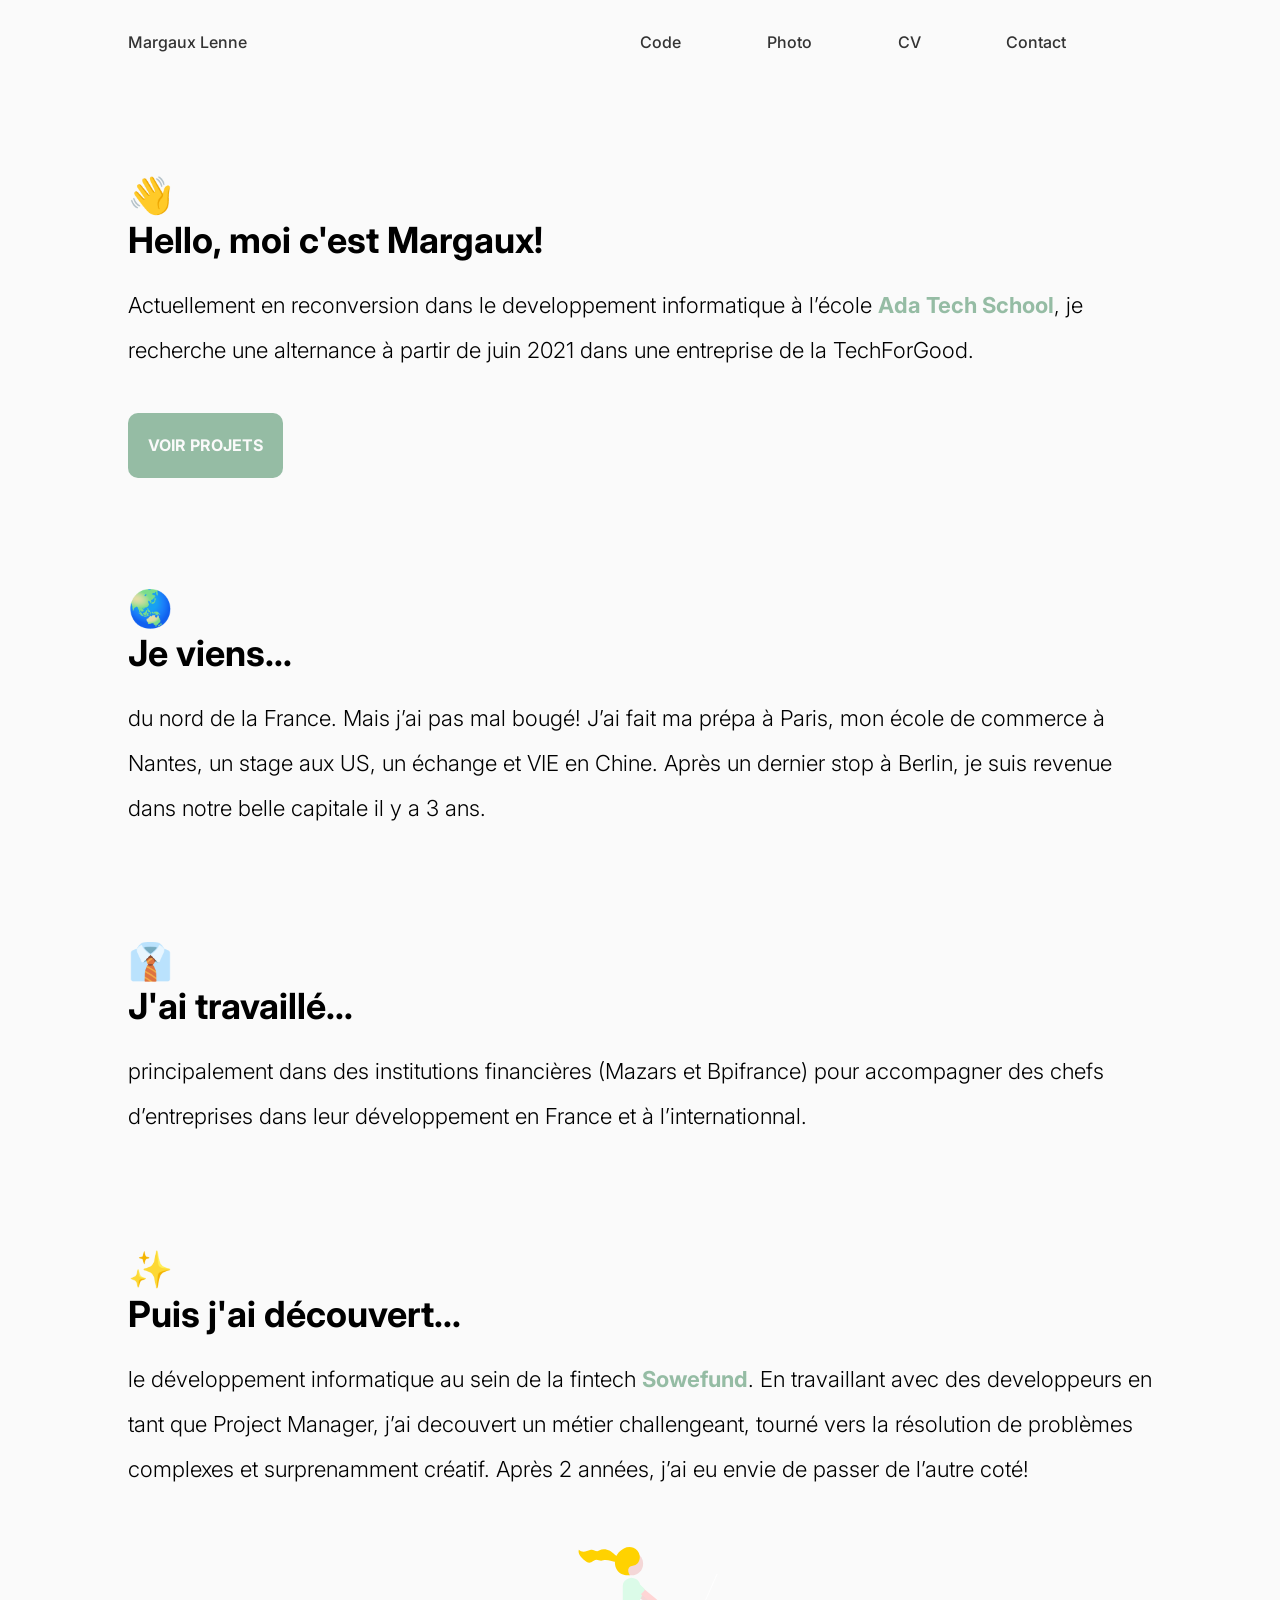
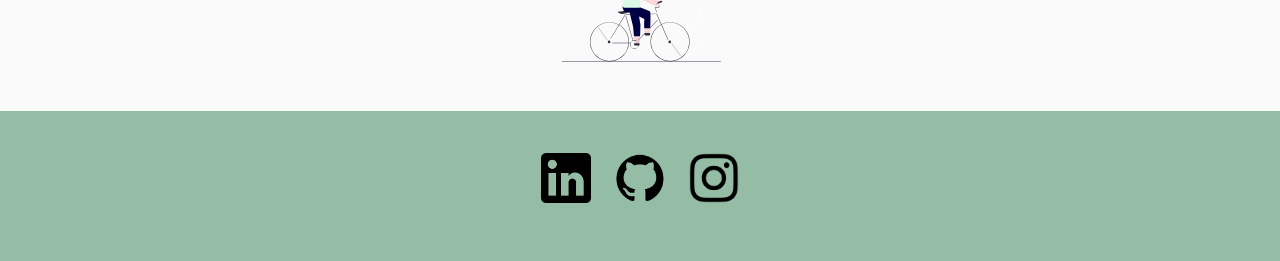
<file: index.html>
<!DOCTYPE html>
<html lang="fr">
<head>
    <meta charset="UTF-8">
    <meta name="viewport" content="width=device-width, initial-scale=1.0">
    <title>Portfolio Margaux Lenne</title>
    <style>
        @import url('https://fonts.googleapis.com/css2?family=Inter:wght@300;500;700&display=swap');
    </style> 
    <link rel="stylesheet" href="style.css">
    <link rel="stylesheet" href="https://cdnjs.cloudflare.com/ajax/libs/font-awesome/4.7.0/css/font-awesome.min.css">
</head>
<body>
    <div id="container">
    <header>
        <nav id="navbar">
            <ul class="navName" id="navName">
                <li><a href="index.html">Margaux Lenne</a></li>
            </ul>
            <ul class="navbarElements" id="navbarElements">
                <li><a href="code.html">Code</a></li>
                <li><a href="photo.html">Photo</a></li>
                <li><a href="./autres/CV Margaux Lenne.jpeg" download target="_blank">CV</a></li>
                <li><a href="contact.html">Contact</a></li>
                <li><a href="javascript:void(0);" class="icon" onclick="myFunction()">
                    <i class="fa fa-bars"></i></a></li>
            </ul>
        </nav>
    </header>

    <h1>👋<br>Hello, moi c'est Margaux!</h1>
    <h2>Actuellement en reconversion dans le developpement informatique à l’école <a href="https://adatechschool.fr/" id="ada" target="_blank">Ada Tech School</a>, je recherche une alternance à partir de juin 2021 dans une entreprise de la TechForGood.</h2>
    <div>
        <a href="code.html"><button type="button" class="btn-primary">VOIR PROJETS</button></a>
    </div>
    <h1>🌏<br>Je viens...</h1>
    <h2>du nord de la France. Mais j’ai pas mal bougé! J’ai fait ma prépa à Paris, mon école de commerce à Nantes, un stage aux US, un échange et VIE en Chine. Après un dernier stop à Berlin, je suis revenue dans notre belle capitale il y a 3 ans.</h2>
    <h1>👔<br>J'ai travaillé...</h1>
    <h2>principalement dans des institutions financières (Mazars et Bpifrance) pour accompagner des chefs d’entreprises dans leur développement en France et à l’internationnal.</h2>
    <h1>✨<br>Puis j'ai découvert...</h1>
    <h2>le développement informatique au sein de la fintech <a href="https://sowefund.com/" id="swf" target="_blank">Sowefund</a>. En travaillant avec des developpeurs en tant que Project Manager, j’ai decouvert un métier challengeant, tourné vers la résolution de problèmes complexes et surprenamment créatif.  Après 2 années, j’ai eu envie de passer de l’autre coté!</h2>
    <div class="bike">
        <img src="./autres/bike.svg" alt="Image of Scooter" id="bike">
    </div>
    </div>
    <footer>
        <div id="container">
            <div class="footer-logos">
                <a href="https://www.linkedin.com/in/margaux-lenne-a88085ba/" target="_blank"><img src="./logos/logoLinkedIn.png" alt="Logo LinkedIn"></a>
                <a href="https://github.com/margauxln" target="_blank"><img src="./logos/logogithub.png" alt="Logo Github"></a>
                <a href="https://www.instagram.com/margaux_ln/" target="_blank"><img src="./logos/logoinsta.png" alt="Logo Instagram"></a>
            </div>
        </div>
    </footer>
    <script src="myscripts.js"></script>
</body>
</html>
</file>
<file: style.css>
* {
  margin: 0;
  padding: 0;
  font-family: "Inter", sans-serif;
  font-weight: 300;
  line-height: 45px;
}

body {
  box-sizing: border-box;
  background-color: #fafafa;
}

#container {
  width: 80%;
  margin: auto;
}

/* NAV BAR */
#navbar {
  margin-top: 20px;
  display: flex;
  flex-direction: row;
  justify-content: flex-end;
  align-items: center;
}
#navbar .navName {
  display: flex;
  justify-content: flex-start;
  align-items: center;
  list-style-type: none;
  width: 60%;
}
#navbar a {
  text-decoration: none;
  color: #333;
  font-weight: 500;
}
#navbar a:hover {
  color: #95bca4;
  font-weight: bold;
}
#navbar .navbarElements {
  display: flex;
  flex-direction: row;
  justify-content: space-between;
  outline: none;
  align-items: center;
  width: 60%;
  list-style-type: none;
}
#navbar .navbarElements .icon {
  display: none;
}
@media (max-width: 768px) {
  #navbar .navbarElements a {
    display: none;
  }
  #navbar .navbarElements .icon {
    float: right;
    display: block;
  }
}

.navName_responsive {
  width: 80%;
  list-style-type: none;
  height: 225px;
}

#navbarElements.navbarElements_responsive {
  align-items: flex-start;
  width: 20%;
  list-style-type: none;
}

.navbarElements_responsive {
  background: #f0f0f0;
  border-radius: 10px;
  padding-left: 20px;
  padding-right: 20px;
  display: flex;
  flex-direction: column;
  align-self: first baseline;
}
.navbarElements_responsive :nth-child(1) {
  order: 2;
}
.navbarElements_responsive :nth-child(2) {
  order: 3;
}
.navbarElements_responsive :nth-child(3) {
  order: 4;
}
.navbarElements_responsive :nth-child(4) {
  order: 5;
}
.navbarElements_responsive :nth-child(1) {
  order: 1;
}

h1 {
  font-weight: bold;
  font-size: 36px;
  margin-bottom: 20px;
  margin-top: 3em;
}
@media (max-width: 1181px) {
  h1 {
    font-size: 32px;
  }
}
@media (max-width: 768px) {
  h1 {
    font-size: 32px;
    text-align: center;
    margin-top: 1.5em;
  }
}

h2 {
  font-size: 22px;
  margin-bottom: 20px;
}
@media (max-width: 1181px) {
  h2 {
    font-size: 16px;
  }
}
@media (max-width: 768px) {
  h2 {
    font-size: 16px;
  }
}

h3 {
  font-size: 18px;
  margin-bottom: 20px;
}
@media (max-width: 1181px) {
  h3 {
    font-size: 15px;
  }
}
@media (max-width: 768px) {
  h3 {
    font-size: 15px;
  }
}

a {
  color: #95bca4;
  text-decoration: none;
  font-weight: bold;
}
a:hover {
  text-decoration: underline;
}

/* Logos */
.body-logos {
  text-align: center;
}
.body-logos img {
  width: 50px;
  margin-right: 10px;
  margin-left: 10px;
}

/* Traitement Boutons */
button {
  color: #fafafa;
  font-size: 16px;
  border-radius: 10px;
  border: 0px;
  padding: 10px 20px;
  font-weight: bold;
  margin-top: 20px;
}
@media (max-width: 768px) {
  button {
    width: 100%;
  }
}
button a {
  color: #fafafa;
}

.btn-primary {
  background-color: #95bca4;
}
.btn-primary:hover {
  background-color: #5b8a6e;
}

/* FIN TRAITEMENT BOUTTONS */
footer {
  background-color: #95bca4;
  height: 150px;
  width: 100%;
  display: flex;
  align-items: center;
  margin-top: 2em;
}
footer .footer-logos {
  text-align: center;
}
footer .footer-logos img {
  width: 50px;
  margin-right: 10px;
  margin-left: 10px;
}

/* Traitement Images et Logos */
.bike {
  text-align: center;
}
.bike img {
  height: 150px;
}

/* PAGE PHOTO */
.grid {
  margin-top: 40px;
}

/* clear fix */
.grid:after {
  content: "";
  display: block;
  clear: both;
}

/* ---- .grid-item ---- */
.grid-item {
  width: 33.33%;
}
@media (max-width: 768px) {
  .grid-item {
    width: 100%;
  }
}

.grid-item {
  float: left;
  margin-bottom: 0.5em;
}

.grid-item img {
  display: block;
  max-width: 97%;
}

.wrapper {
  display: grid;
  grid-template-columns: repeat(3, 1fr);
  grid-gap: 20px;
  grid-auto-rows: minmax(100px, 25 0px);
  margin-top: 50px;
  margin-bottom: 60px;
}
.wrapper h2 {
  font-weight: bold;
  margin: 0;
}
.wrapper .projet {
  border-color: #95bca4;
  border-style: solid;
  border-radius: 10px;
  padding: 10px;
  text-align: center;
  box-shadow: 12px 12px 2px 1px rgba(0, 0, 255, 0.2);
}
.wrapper .projet:hover {
  transform: translate3d(2px, 0, 0px);
  transform: scale(1.05, 1.05);
}
.wrapper img {
  width: 40px;
}
.wrapper a {
  text-decoration: none;
  color: #333;
}
.wrapper a:hover {
  font-weight: normal;
}
.wrapper h3 {
  font-weight: bold;
}
@media (max-width: 1181px) {
  .wrapper {
    grid-template-columns: repeat(2, 1fr);
  }
}
@media (max-width: 768px) {
  .wrapper {
    grid-template-columns: repeat(1, 1fr);
  }
}

/*# sourceMappingURL=style.css.map */
</file>
